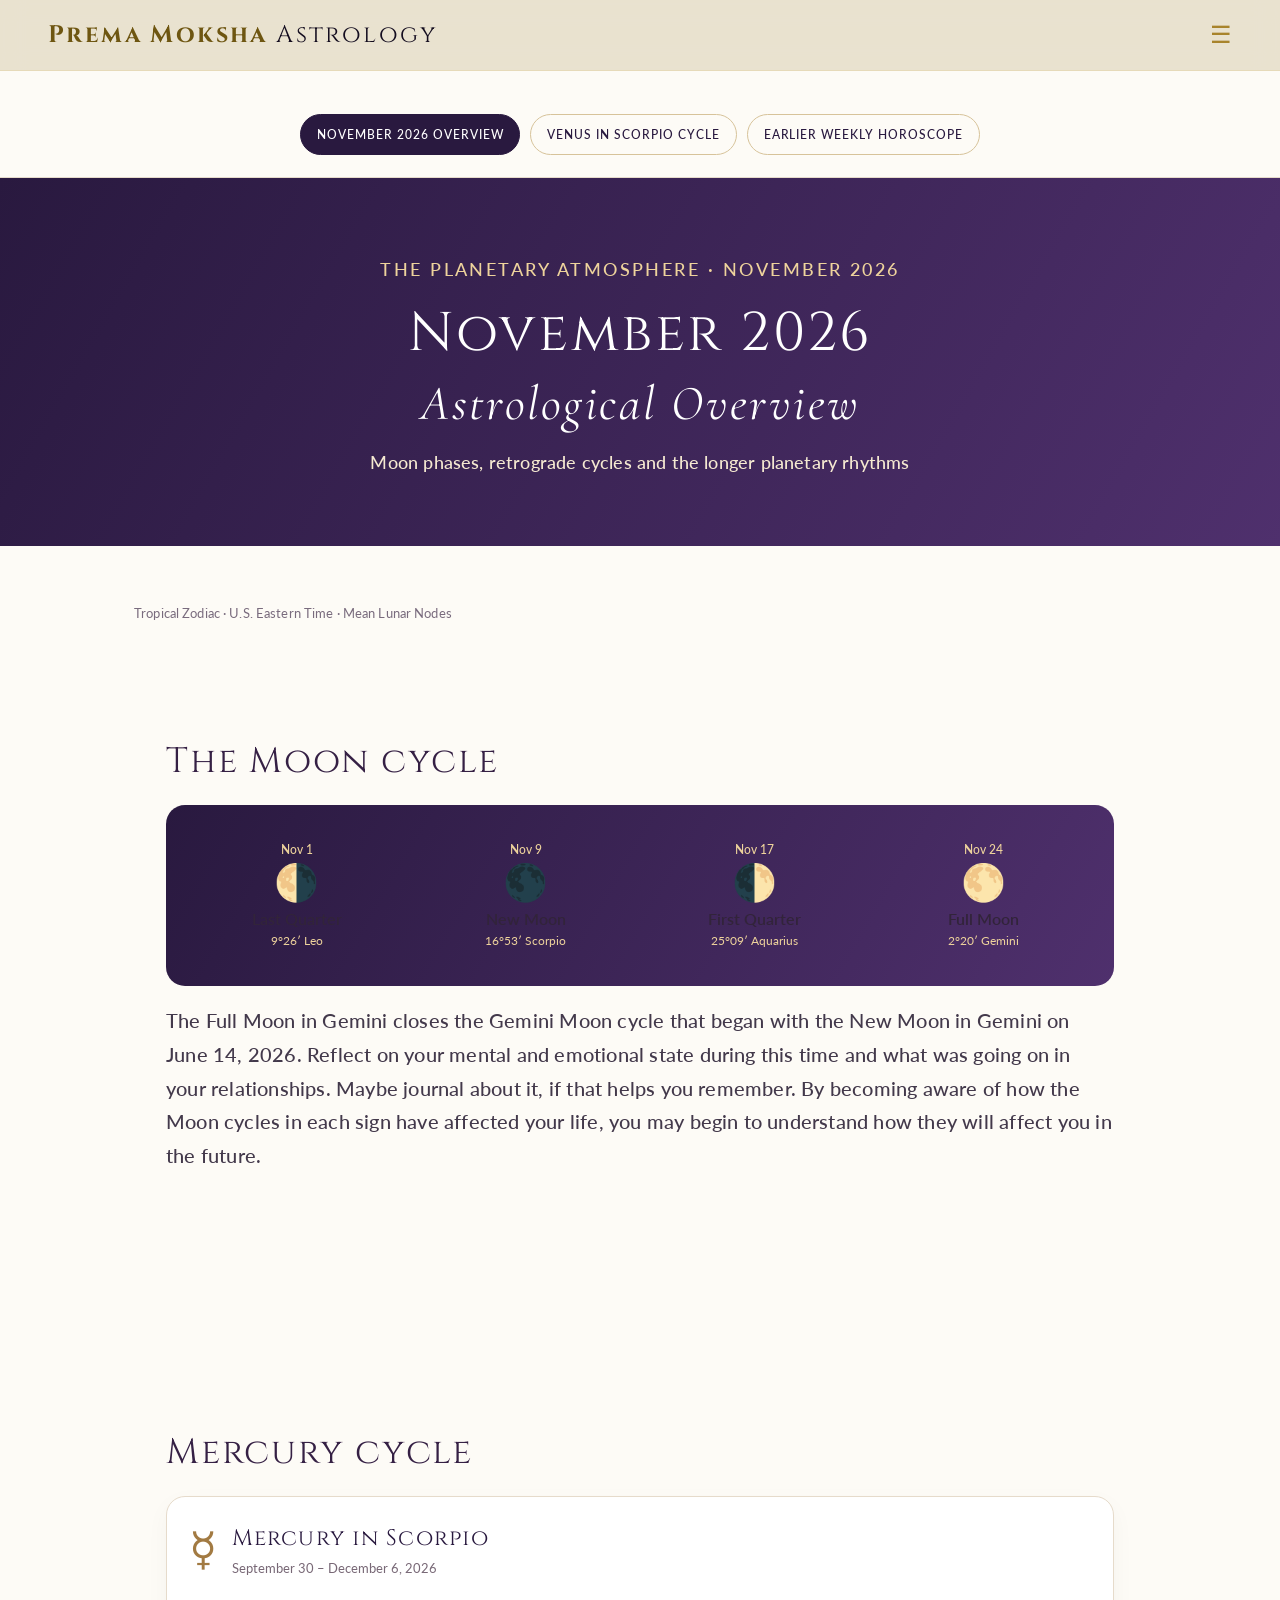
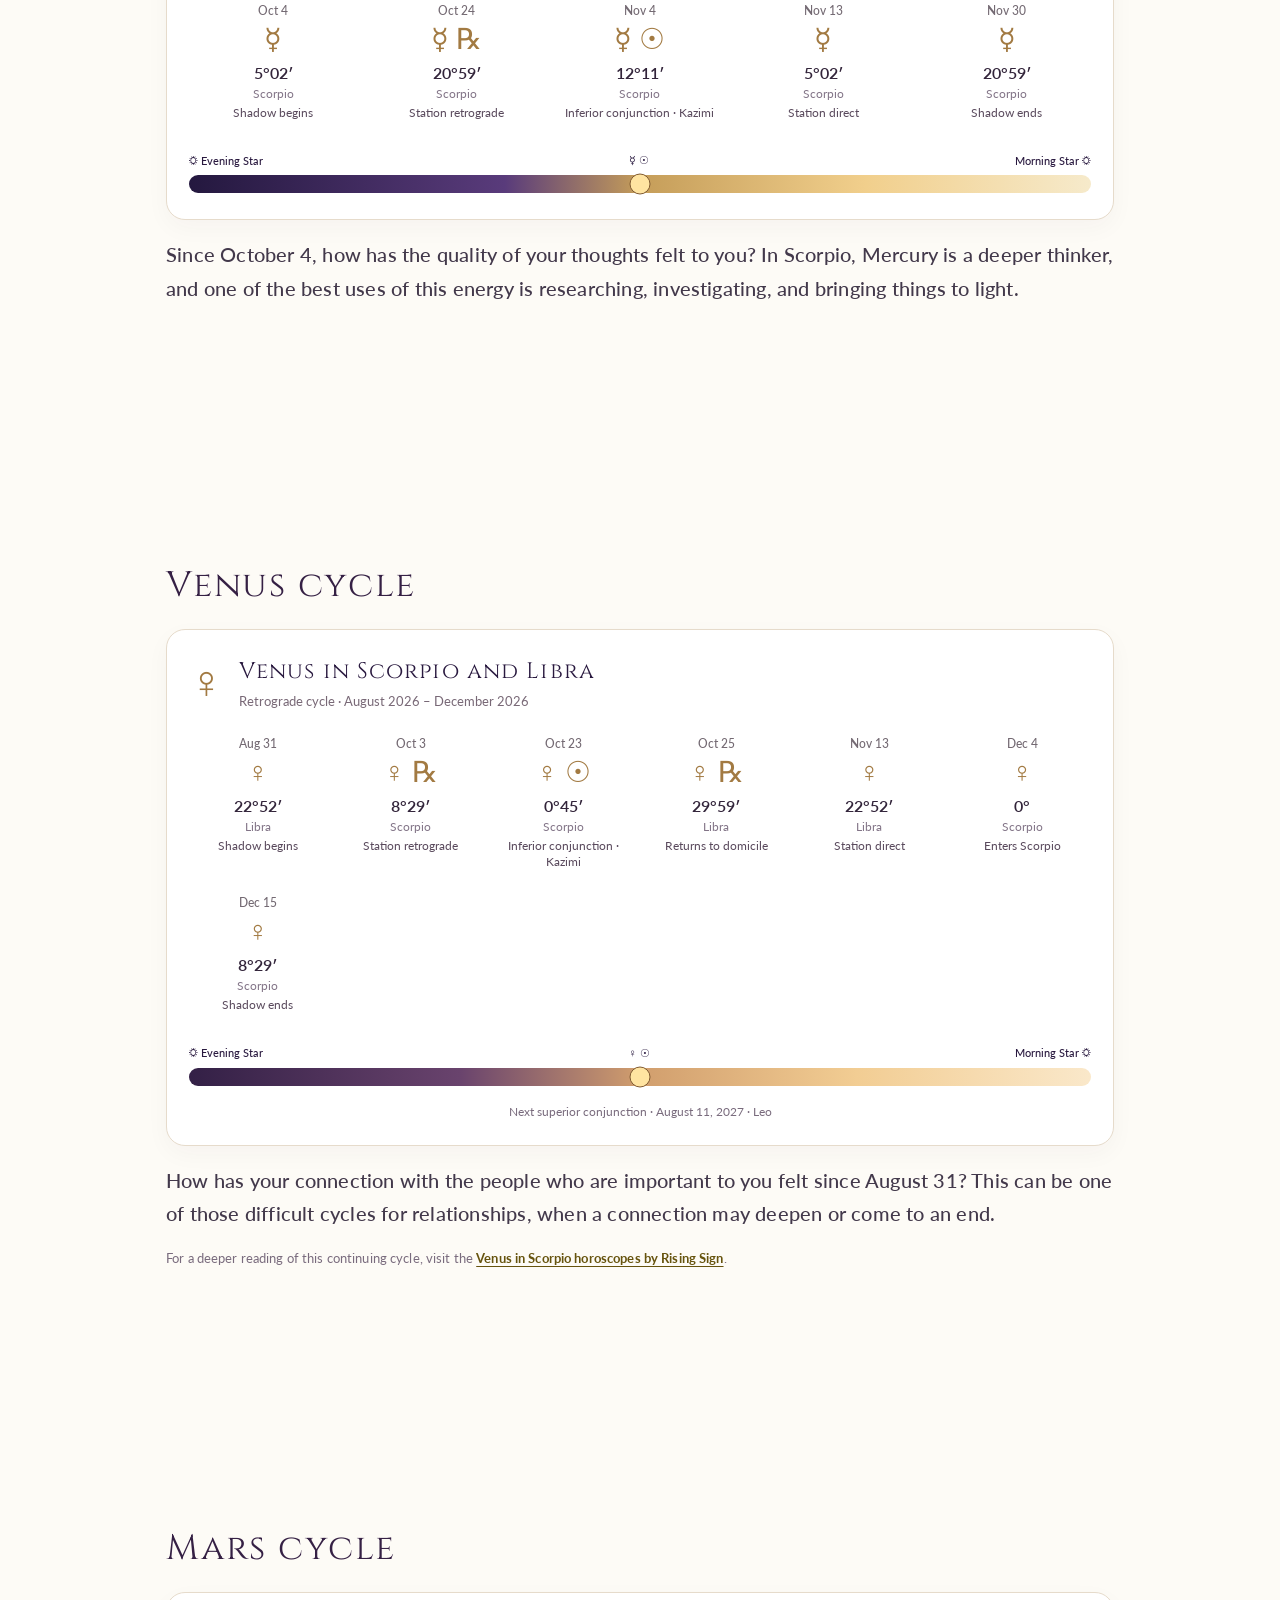
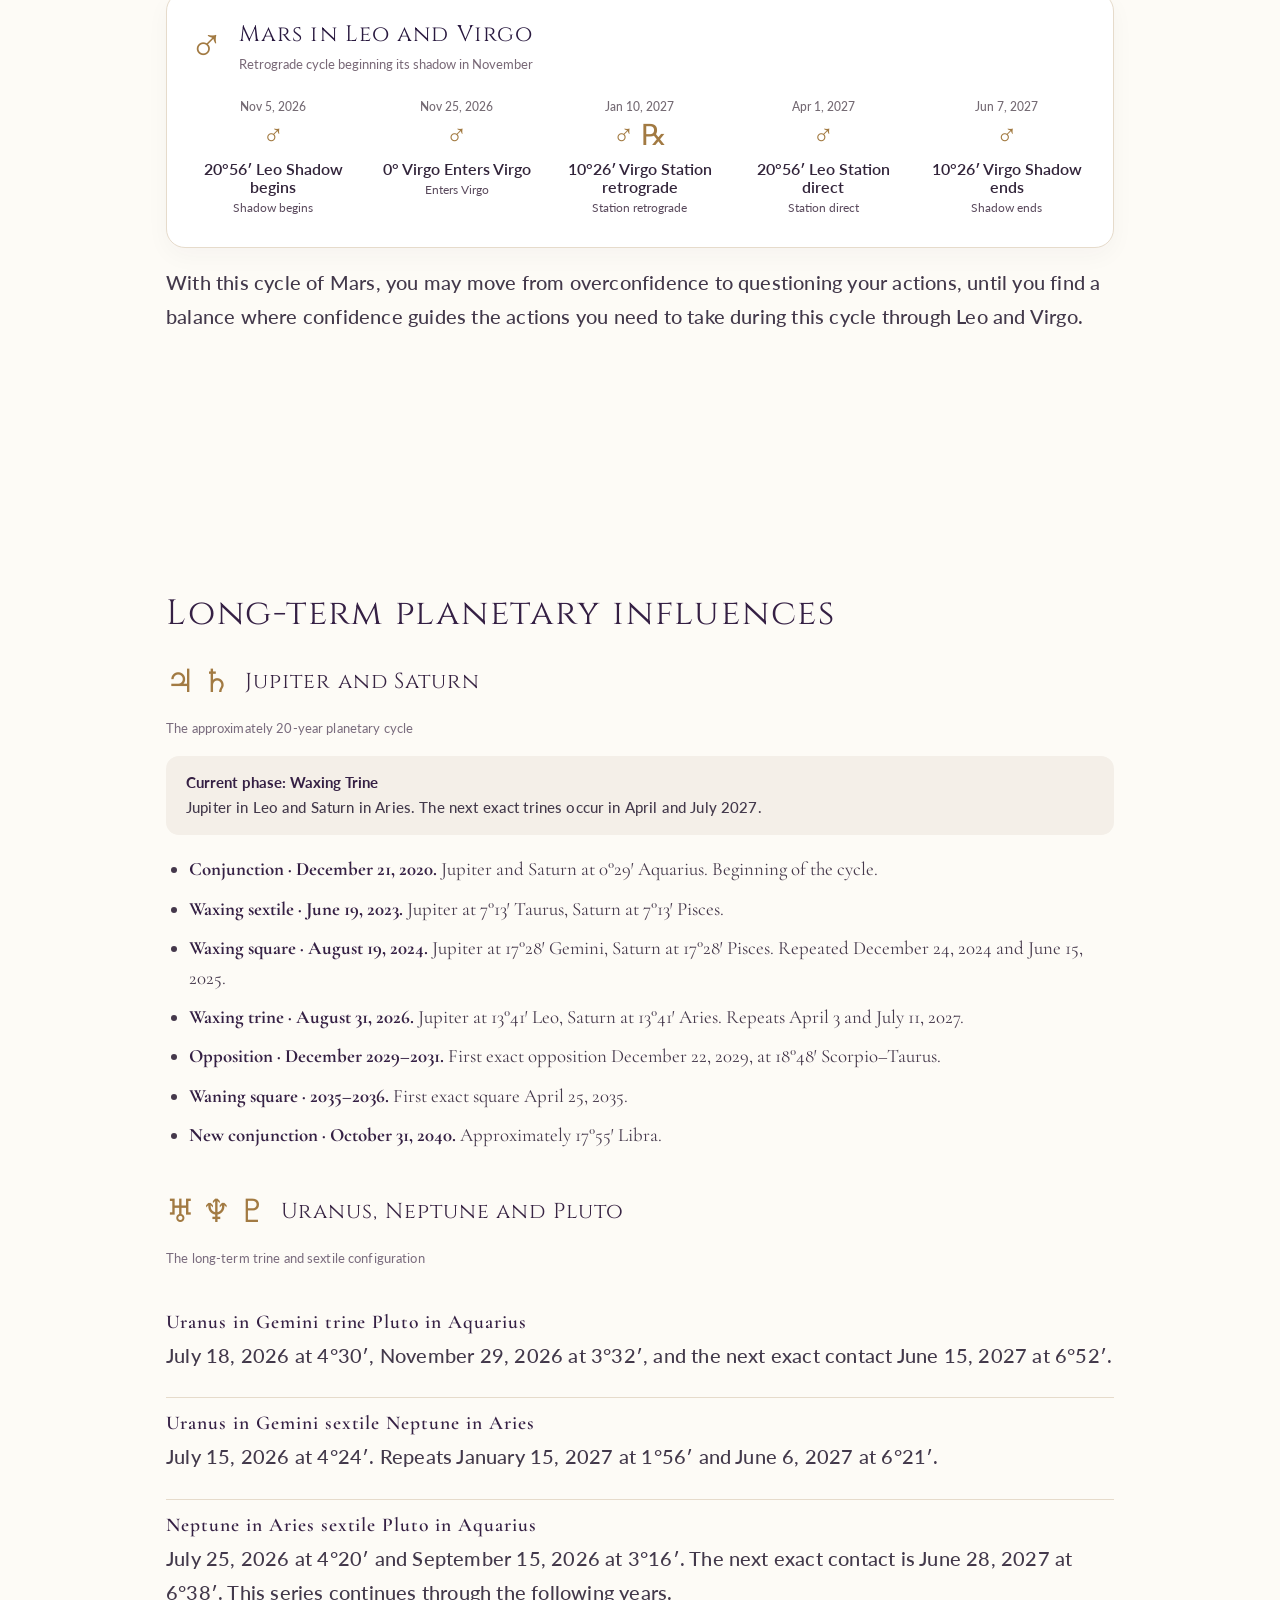
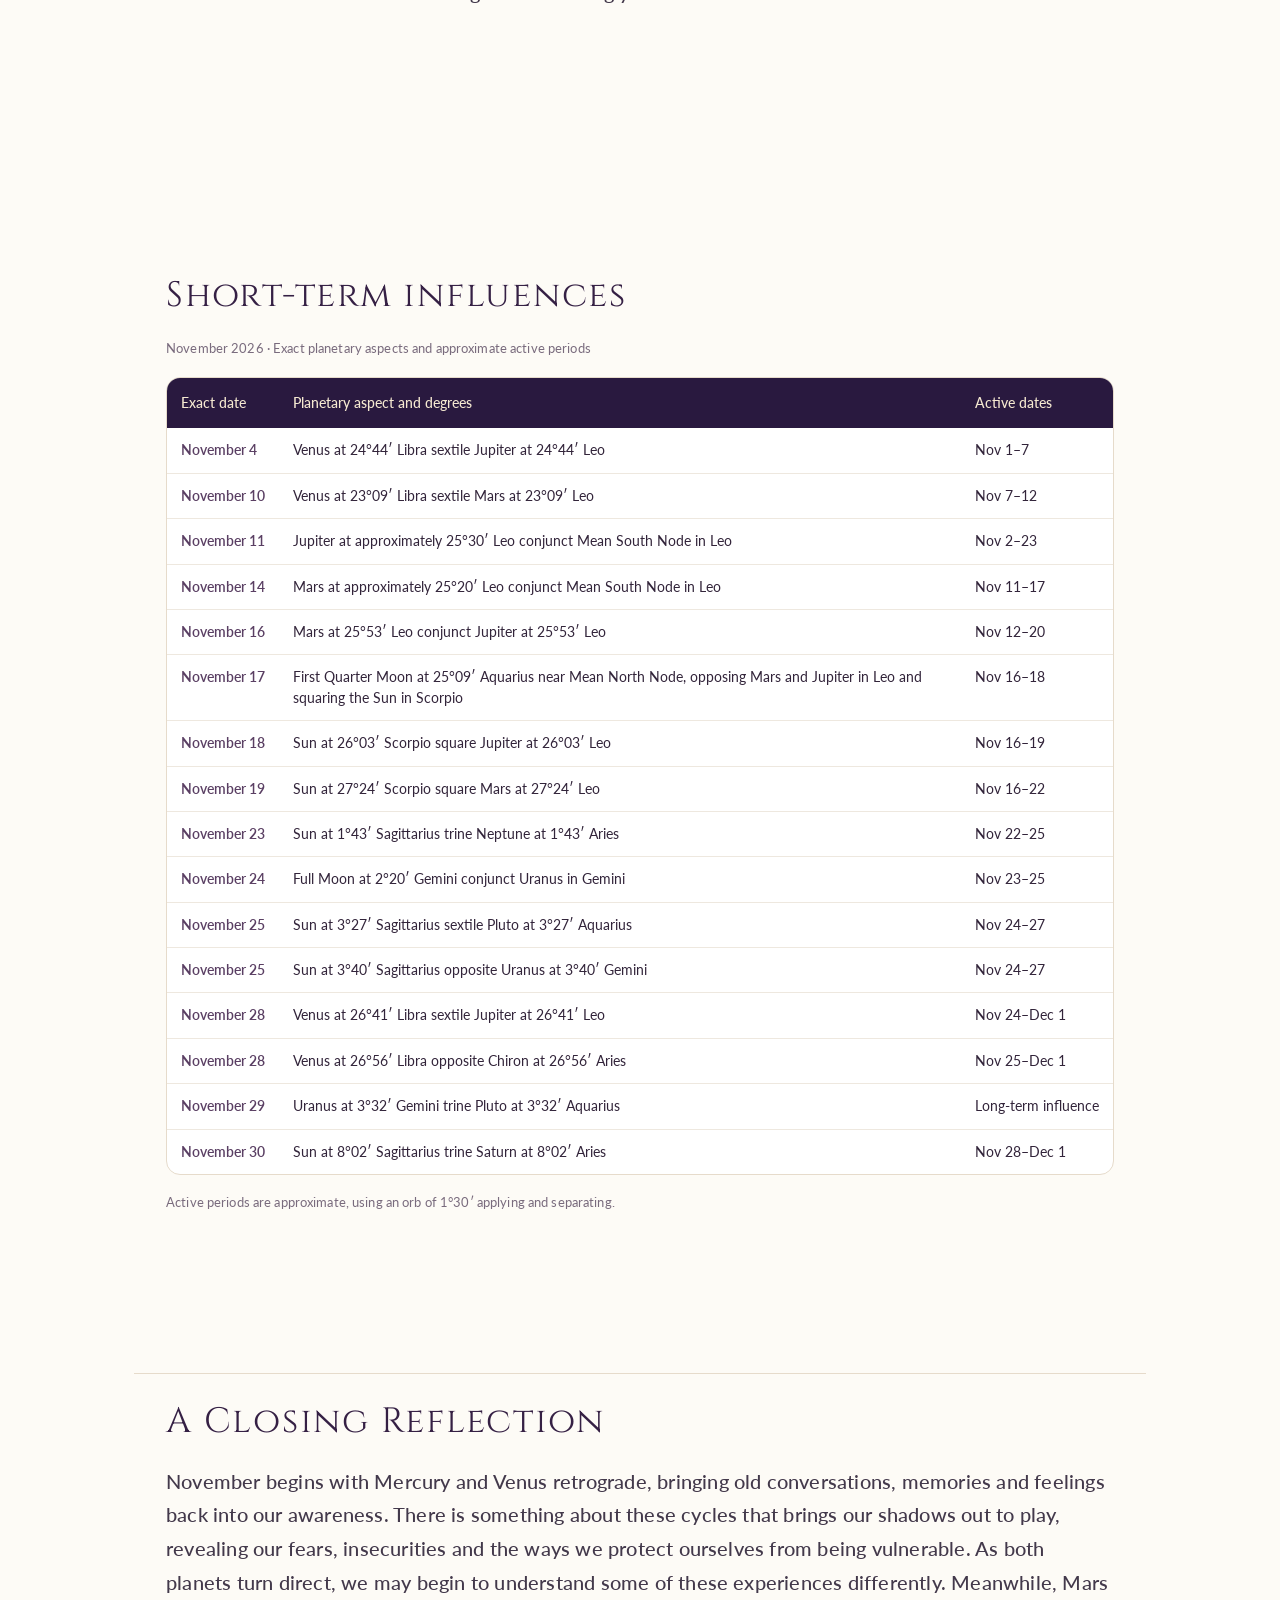
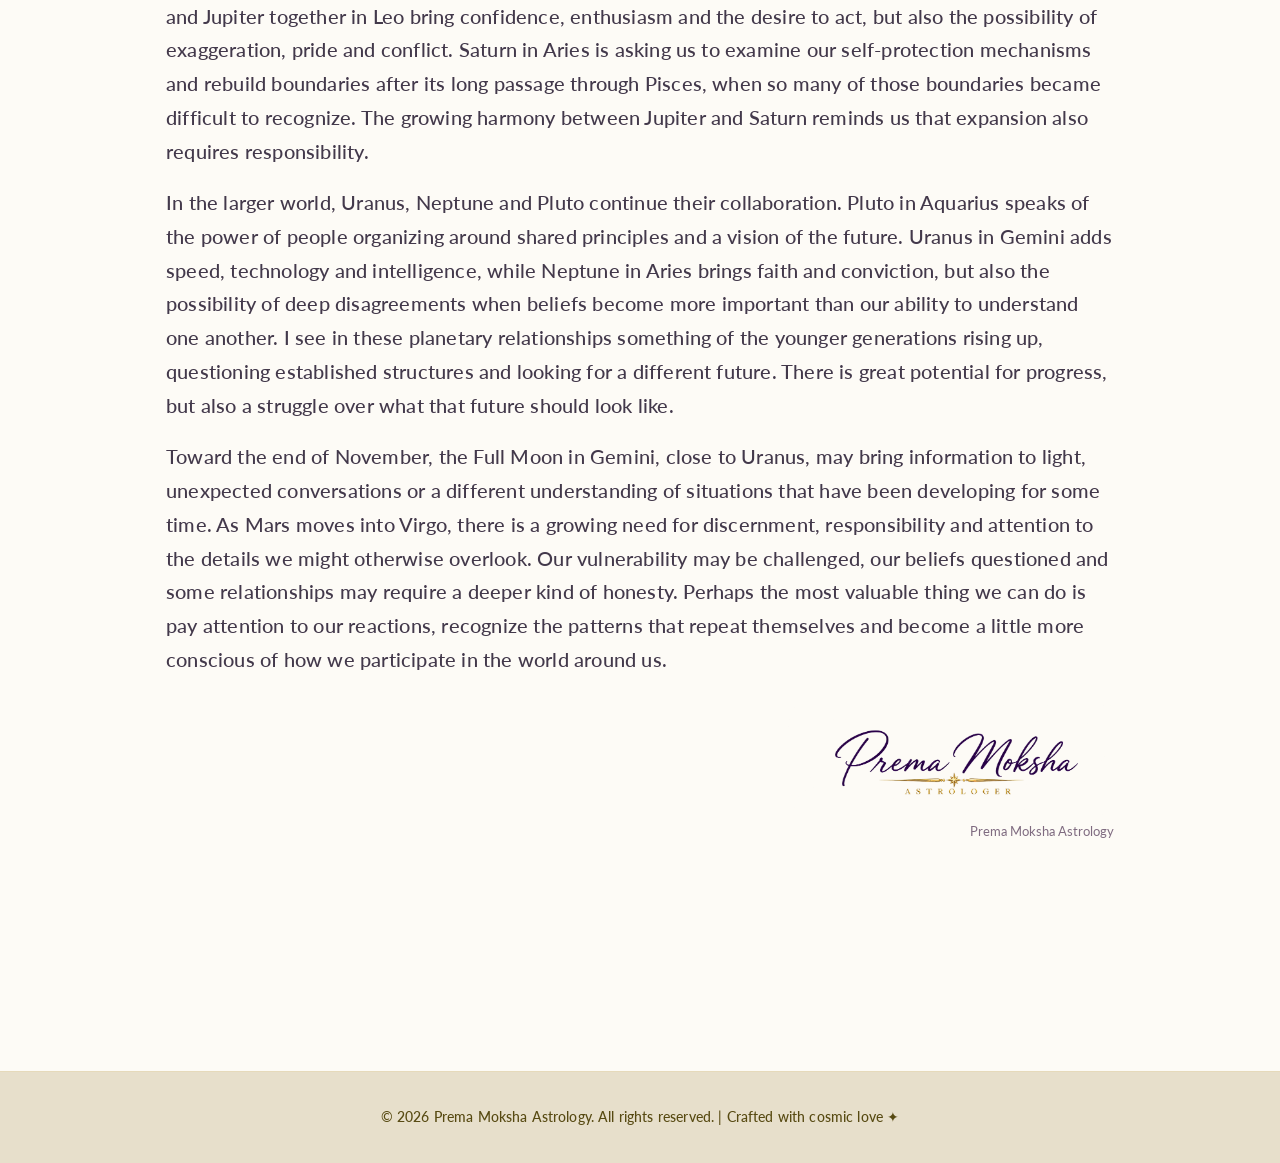
<file: november-2026-astrological-overview.html>
<!DOCTYPE html>
<html lang="en">
<head>
<meta charset="UTF-8">
<meta name="viewport" content="width=device-width,initial-scale=1.0">
<title>November 2026 Astrology Overview | Moon, Mercury, Venus &amp; Mars Cycles | Prema Moksha Astrology</title>
<meta name="description" content="November 2026 astrology overview: Moon phases, Mercury and Venus retrograde stations, Mars shadow, Jupiter–Saturn cycle, major transits, dates and degrees.">
<meta name="robots" content="index, follow, max-snippet:-1, max-image-preview:large">
<link rel="canonical" href="https://premamokshaastrology.com/november-2026-astrological-overview">
<meta property="og:type" content="article">
<meta property="og:title" content="November 2026 Astrological Overview | Prema Moksha Astrology">
<meta property="og:description" content="Explore November's Moon phases, retrograde cycles, planetary aspects, and the longer cycles shaping the month.">
<meta property="og:url" content="https://premamokshaastrology.com/november-2026-astrological-overview">
<meta property="og:image" content="https://premamokshaastrology.com/images/hero-bg.jpg">
<meta name="twitter:card" content="summary_large_image">
<link rel="preconnect" href="https://fonts.googleapis.com">
<link rel="preconnect" href="https://fonts.gstatic.com" crossorigin>
<link href="https://fonts.googleapis.com/css2?family=Cinzel:wght@400;500;600&family=Cormorant+Garamond:ital,wght@0,400;0,500;0,600;1,400;1,500&family=Lato:wght@300;400;500&display=swap" rel="stylesheet">
<link rel="stylesheet" href="css/style.css">
<script type="application/ld+json">{"@context":"https://schema.org","@type":"Article","headline":"November 2026 Astrological Overview","description":"Moon phases, Mercury and Venus retrogrades, Mars retrograde cycle, Jupiter–Saturn and outer-planet configurations, and important November 2026 aspects.","datePublished":"2026-10-31","dateModified":"2026-10-31","author":{"@type":"Person","name":"Prema","url":"https://premamokshaastrology.com/"},"publisher":{"@type":"Organization","name":"Prema Moksha Astrology","url":"https://premamokshaastrology.com/"},"mainEntityOfPage":{"@type":"WebPage","@id":"https://premamokshaastrology.com/november-2026-astrological-overview"},"inLanguage":"en-US","image":"https://premamokshaastrology.com/images/hero-bg.jpg"}</script>
<script type="application/ld+json">{"@context":"https://schema.org","@type":"BreadcrumbList","itemListElement":[{"@type":"ListItem","position":1,"name":"Home","item":"https://premamokshaastrology.com/"},{"@type":"ListItem","position":2,"name":"Horoscopes","item":"https://premamokshaastrology.com/horoscopes"},{"@type":"ListItem","position":3,"name":"November 2026 Astrological Overview","item":"https://premamokshaastrology.com/november-2026-astrological-overview"}]}</script>
<style>
:root {--nov-purple:#29193F;--nov-gold:#A27A42;--nov-cream:#fdfbf6;--nov-ink:#32243a;--nov-line:#e6dbcb;}
.nov-site{padding-top:92px; background:var(--nov-cream); color:var(--nov-ink); font-family:'Cormorant Garamond',Georgia,serif;}
.nov-hero{padding:66px 24px 57px;background:linear-gradient(120deg,#29193F,#4F306D);text-align:center;color:#fff;}
.nov-hero h1{font-family:'Cinzel',serif;font-weight:400;font-size:clamp(2rem,4.3vw,3.4rem);line-height:1.2;margin:14px auto;max-width:950px;}
.nov-hero p{font-size:1.1rem;color:#F5E9D1;margin:10px auto;}
.nov-kicker{font-family:'Lato',sans-serif;letter-spacing:.14em;text-transform:uppercase;font-size:.72rem;color:#EED39C!important;}
.nov-tabs{display:flex;justify-content:center;flex-wrap:wrap;gap:10px;padding:22px 16px;border-bottom:1px solid var(--nov-line);background:#fdfbf6;}
.nov-tabs a{font:500 .75rem 'Lato',sans-serif;text-decoration:none;text-transform:uppercase;letter-spacing:.08em;color:var(--nov-purple);padding:12px 16px;border-radius:999px;border:1px solid #D7C39A;}
.nov-tabs a[aria-current]{background:var(--nov-purple);color:#fff;border-color:var(--nov-purple);}
.nov-article{max-width:1060px;margin:0 auto;padding:40px 24px 90px;}
.nov-article section{margin:0 0 46px;scroll-margin-top:112px;}
.nov-article h2{font:400 clamp(1.65rem,3vw,2.2rem) 'Cinzel',serif;margin:0 0 20px;color:#352044;}
.nov-article p{font-size:1.24rem;line-height:1.7;color:#43394b;margin:18px 0;}
.nov-moon{background:linear-gradient(120deg,#29193F,#4F306D);color:white;border-radius:19px;padding:32px 20px;display:grid;grid-template-columns:repeat(4,minmax(0,1fr));gap:8px;}
.nov-moon .nov-phase{background:none;box-shadow:none;border:none;}
.nov-moon time,.nov-moon .nov-degree{color:#EED39C!important;}
.nov-moon .nov-phase .nov-planet{font-size:2.25rem;color:#fff;}
.nov-moon strong{color:#F5E9D1;}
.nov-card{background:#fff;border:1px solid var(--nov-line);padding:26px 22px;border-radius:19px;box-shadow:0 8px 25px rgba(43,20,56,.035);}
.nov-card-title{display:flex;align-items:center;gap:15px;margin-bottom:20px;}
.nov-card-title .nov-big-planet{color:var(--nov-gold);font-size:2.9rem;line-height:1;}
.nov-card-title h3{font:400 1.4rem 'Cinzel',serif;color:var(--nov-purple);margin:0 0 5px;}
.nov-card-title small{font:400 .8rem 'Lato',sans-serif;color:#786876;}
.nov-phase-grid{display:grid;grid-template-columns:repeat(auto-fit,minmax(118px,1fr));gap:15px;justify-items:stretch;}
.nov-phase{display:flex;align-items:center;text-align:center;flex-direction:column;gap:4px;padding:5px 3px;}
.nov-phase time{font:500 .78rem 'Lato',sans-serif;color:#746a73;white-space:nowrap;}
.nov-phase .nov-planet{font-size:1.8rem;color:#A27A42;line-height:1.25;min-height:38px;}
.nov-phase strong{font:600 .98rem 'Lato',sans-serif;color:var(--nov-ink);}
.nov-phase .nov-sign{font:.78rem 'Lato',sans-serif;color:#827487;}
.nov-phase .nov-label{font:.74rem 'Lato',sans-serif;line-height:1.38;color:#59495c;}
.nov-moon .nov-label{color:#EED39C;font-size:.78rem;}
.nov-dawn-labels{display:flex;align-items:center;justify-content:space-between;gap:8px;font:500 .7rem 'Lato',sans-serif;margin:27px 0 8px;color:var(--nov-purple);text-align:center;}
.nov-dawn{height:18px;position:relative;border-radius:40px;}
.nov-dawn i{position:absolute;left:50%;top:50%;width:21px;height:21px;transform:translate(-50%,-50%);background:#ffe4a1;border:1.5px solid #805b32;border-radius:100%;}
.nov-mercury-dawn{background:linear-gradient(90deg,#24183F 0%,#593B7B 35%,#C59D59 50%,#F1CF8C 75%,#F6EACB 100%);}
.nov-venus-dawn{background:linear-gradient(90deg,#332046 0%,#69436D 30%,#D19E6D 50%,#F2CD93 74%,#FAE8CA 100%);}
.nov-next{display:block;text-align:center;margin:18px 0 0;color:#796b7d;font:.75rem 'Lato',sans-serif;}
.nov-long-head{display:flex;align-items:center;gap:14px;margin:25px 0 14px;}
.nov-long-head .nov-big-planet{font-size:2rem;color:var(--nov-gold);}
.nov-long-head h3{font:400 1.35rem 'Cinzel',serif;margin:0;color:#382443;}
.nov-highlight{background:#f4efe8;padding:16px 20px;border-radius:13px;margin:13px 0 19px;font-family:'Lato',sans-serif;}
.nov-highlight strong{font-size:.94rem;color:#352044;}
.nov-highlight p{font-size:.91rem;margin:5px 0 0;line-height:1.6;}
.nov-bullets{padding-left:23px;margin:0;}
.nov-bullets li{margin:9px 0;font-size:1.18rem;line-height:1.6;color:#45384b;}
.nov-bullets strong{color:#352044;}
.nov-outer{padding:10px 0 0;}
.nov-outer-block{border-bottom:1px solid var(--nov-line);padding:8px 0 15px;}
.nov-outer-block:last-child{border:0;}
.nov-outer h4{font:600 1.22rem 'Cormorant Garamond',serif;color:#352044;margin:5px 0;}
.nov-outer p{margin:5px 0 10px;}
.nov-table-wrap{width:100%;overflow-x:auto;border:1px solid var(--nov-line);border-radius:14px;background:#fff;}
.nov-table{border-collapse:collapse;width:100%;font-family:'Lato',sans-serif;font-size:.85rem;line-height:1.5;}
.nov-table thead{background:var(--nov-purple);color:#F5E9D1;}
.nov-table th{text-align:left;padding:15px 14px;font-weight:500;}
.nov-table td{padding:12px 14px;border-bottom:1px solid #eee8df;vertical-align:top;}
.nov-table tbody tr:last-child td{border:0;}
.nov-table td:first-child{white-space:nowrap;font-weight:600;color:#5a3f63;}
.nov-table td:last-child{white-space:nowrap;}
.nov-small{color:#796b7d!important;font:.79rem/1.55 'Lato',sans-serif!important;}
.nov-closing{padding-top:24px;border-top:1px solid var(--nov-line);}
.nov-signature{text-align:right;margin-top:28px;}
.nov-signature img{max-width:min(330px,70%);height:auto;}
.nov-signature span{display:block;font:400 .8rem 'Lato',sans-serif;color:#7f6b80;}
@media(max-width:680px){.nov-site{padding-top:72px}.nov-article{padding:29px 16px 60px}.nov-moon{padding:18px 9px;gap:3px}.nov-moon .nov-phase .nov-planet{font-size:1.7rem}.nov-moon strong{font-size:.73rem!important}.nov-moon .nov-label{font-size:.66rem}.nov-card{padding:19px 14px}.nov-phase-grid{grid-template-columns:repeat(auto-fit,minmax(104px,1fr));gap:13px 7px}.nov-dawn-labels{font-size:.62rem}.nov-article p{font-size:1.17rem}.nov-table{min-width:650px;font-size:.8rem}.nov-bullets li{font-size:1.09rem}}
</style>
</head>
<body>
<nav id="navbar">
<a href="/" class="logo">Prema Moksha <span>Astrology</span></a>
<ul class="nav-links" id="navLinks"><li><a href="/#home">Home</a></li><li><a href="/#about">About</a></li><li><a href="/#shop">Services</a></li><li><a href="/#gift-vouchers">Gift Vouchers</a></li><li><a href="/#reports">Sample Reports</a></li><li><a href="/#subscription">Subscriptions</a></li><li><a href="/#classes">Classes</a></li><li><a href="/horoscopes">Horoscopes</a></li><li><a href="/blog">Blog</a></li><li><a href="/#contact">Contact</a></li></ul><button class="mobile-menu-btn" id="mobileMenuBtn" aria-label="Toggle menu">☰</button>
</nav>
<main class="nov-site">
<div class="nov-tabs" role="navigation" aria-label="Horoscope collections">
<a href="/november-2026-astrological-overview" aria-current="page">November 2026 Overview</a>
<a href="/horoscopes">Venus in Scorpio Cycle</a>
<a href="/weekly-horoscope">Earlier Weekly Horoscope</a></div>
<header class="nov-hero">
<p class="nov-kicker">The planetary atmosphere · November 2026</p>
<h1>November 2026 <em style="display:block;font:italic 400 .9em 'Cormorant Garamond',serif;margin-top:8px">Astrological Overview</em></h1>
<p>Moon phases, retrograde cycles and the longer planetary rhythms</p>
</header>
<article class="nov-article">
<p class="nov-small">Tropical Zodiac · U.S. Eastern Time · Mean Lunar Nodes</p>
<section id="moon-cycle">
<h2>The Moon cycle</h2>
<div class="nov-moon"><div class="nov-phase"><time>Nov 1</time><span class="nov-planet">🌗</span><strong>Last Quarter</strong><span class="nov-label">9°26′ Leo</span></div><div class="nov-phase"><time>Nov 9</time><span class="nov-planet">🌑</span><strong>New Moon</strong><span class="nov-label">16°53′ Scorpio</span></div><div class="nov-phase"><time>Nov 17</time><span class="nov-planet">🌓</span><strong>First Quarter</strong><span class="nov-label">25°09′ Aquarius</span></div><div class="nov-phase"><time>Nov 24</time><span class="nov-planet">🌕</span><strong>Full Moon</strong><span class="nov-label">2°20′ Gemini</span></div></div>
<p>The Full Moon in Gemini closes the Gemini Moon cycle that began with the New Moon in Gemini on June 14, 2026. Reflect on your mental and emotional state during this time and what was going on in your relationships. Maybe journal about it, if that helps you remember. By becoming aware of how the Moon cycles in each sign have affected your life, you may begin to understand how they will affect you in the future.</p>
</section>
<section id="mercury-cycle"><h2>Mercury cycle</h2>
<div class="nov-card">
<div class="nov-card-title"><span class="nov-big-planet">☿</span><div><h3>Mercury in Scorpio</h3><small>September 30 – December 6, 2026</small></div></div>
<div class="nov-phase-grid"><div class="nov-phase"><time>Oct 4</time><span class="nov-planet">☿</span><strong>5°02′</strong><span class="nov-sign">Scorpio</span><span class="nov-label">Shadow begins</span></div><div class="nov-phase"><time>Oct 24</time><span class="nov-planet">☿ ℞</span><strong>20°59′</strong><span class="nov-sign">Scorpio</span><span class="nov-label">Station retrograde</span></div><div class="nov-phase"><time>Nov 4</time><span class="nov-planet">☿ ☉</span><strong>12°11′</strong><span class="nov-sign">Scorpio</span><span class="nov-label">Inferior conjunction · Kazimi</span></div><div class="nov-phase"><time>Nov 13</time><span class="nov-planet">☿</span><strong>5°02′</strong><span class="nov-sign">Scorpio</span><span class="nov-label">Station direct</span></div><div class="nov-phase"><time>Nov 30</time><span class="nov-planet">☿</span><strong>20°59′</strong><span class="nov-sign">Scorpio</span><span class="nov-label">Shadow ends</span></div></div>
<div class="nov-dawn-labels"><span>☼ Evening Star</span><span>☿ ☉</span><span>Morning Star ☼</span></div><div class="nov-dawn nov-mercury-dawn"><i></i></div>
</div>
<p>Since October 4, how has the quality of your thoughts felt to you? In Scorpio, Mercury is a deeper thinker, and one of the best uses of this energy is researching, investigating, and bringing things to light.</p>
</section>
<section id="venus-cycle"><h2>Venus cycle</h2>
<div class="nov-card">
<div class="nov-card-title"><span class="nov-big-planet">♀</span><div><h3>Venus in Scorpio and Libra</h3><small>Retrograde cycle · August 2026 – December 2026</small></div></div>
<div class="nov-phase-grid"><div class="nov-phase"><time>Aug 31</time><span class="nov-planet">♀</span><strong>22°52′</strong><span class="nov-sign">Libra</span><span class="nov-label">Shadow begins</span></div><div class="nov-phase"><time>Oct 3</time><span class="nov-planet">♀ ℞</span><strong>8°29′</strong><span class="nov-sign">Scorpio</span><span class="nov-label">Station retrograde</span></div><div class="nov-phase"><time>Oct 23</time><span class="nov-planet">♀ ☉</span><strong>0°45′</strong><span class="nov-sign">Scorpio</span><span class="nov-label">Inferior conjunction · Kazimi</span></div><div class="nov-phase"><time>Oct 25</time><span class="nov-planet">♀ ℞</span><strong>29°59′</strong><span class="nov-sign">Libra</span><span class="nov-label">Returns to domicile</span></div><div class="nov-phase"><time>Nov 13</time><span class="nov-planet">♀</span><strong>22°52′</strong><span class="nov-sign">Libra</span><span class="nov-label">Station direct</span></div><div class="nov-phase"><time>Dec 4</time><span class="nov-planet">♀</span><strong>0°</strong><span class="nov-sign">Scorpio</span><span class="nov-label">Enters Scorpio</span></div><div class="nov-phase"><time>Dec 15</time><span class="nov-planet">♀</span><strong>8°29′</strong><span class="nov-sign">Scorpio</span><span class="nov-label">Shadow ends</span></div></div>
<div class="nov-dawn-labels"><span>☼ Evening Star</span><span>♀ ☉</span><span>Morning Star ☼</span></div><div class="nov-dawn nov-venus-dawn"><i></i></div>
<span class="nov-next">Next superior conjunction · August 11, 2027 · Leo</span>
</div>
<p>How has your connection with the people who are important to you felt since August 31? This can be one of those difficult cycles for relationships, when a connection may deepen or come to an end.</p>
<p class="nov-small">For a deeper reading of this continuing cycle, visit the <a href="/horoscopes">Venus in Scorpio horoscopes by Rising Sign</a>.</p>
</section>
<section id="mars-cycle"><h2>Mars cycle</h2>
<div class="nov-card">
<div class="nov-card-title"><span class="nov-big-planet">♂</span><div><h3>Mars in Leo and Virgo</h3><small>Retrograde cycle beginning its shadow in November</small></div></div>
<div class="nov-phase-grid"><div class="nov-phase"><time>Nov 5, 2026</time><span class="nov-planet">♂</span><strong>20°56′ Leo Shadow begins</strong><span class="nov-label">Shadow begins</span></div><div class="nov-phase"><time>Nov 25, 2026</time><span class="nov-planet">♂</span><strong>0° Virgo Enters Virgo</strong><span class="nov-label">Enters Virgo</span></div><div class="nov-phase"><time>Jan 10, 2027</time><span class="nov-planet">♂ ℞</span><strong>10°26′ Virgo Station retrograde</strong><span class="nov-label">Station retrograde</span></div><div class="nov-phase"><time>Apr 1, 2027</time><span class="nov-planet">♂</span><strong>20°56′ Leo Station direct</strong><span class="nov-label">Station direct</span></div><div class="nov-phase"><time>Jun 7, 2027</time><span class="nov-planet">♂</span><strong>10°26′ Virgo Shadow ends</strong><span class="nov-label">Shadow ends</span></div></div>
</div>
<p>With this cycle of Mars, you may move from overconfidence to questioning your actions, until you find a balance where confidence guides the actions you need to take during this cycle through Leo and Virgo.</p>
</section>
<section id="long-term-influences"><h2>Long-term planetary influences</h2>
<div class="nov-long-head"><span class="nov-big-planet">♃ ♄</span><h3>Jupiter and Saturn</h3></div>
<p class="nov-small">The approximately 20-year planetary cycle</p>
<div class="nov-highlight"><strong>Current phase: Waxing Trine</strong><p>Jupiter in Leo and Saturn in Aries. The next exact trines occur in April and July 2027.</p></div>
<ul class="nov-bullets">
<li><strong>Conjunction · December 21, 2020.</strong> Jupiter and Saturn at 0°29′ Aquarius. Beginning of the cycle.</li>
<li><strong>Waxing sextile · June 19, 2023.</strong> Jupiter at 7°13′ Taurus, Saturn at 7°13′ Pisces.</li>
<li><strong>Waxing square · August 19, 2024.</strong> Jupiter at 17°28′ Gemini, Saturn at 17°28′ Pisces. Repeated December 24, 2024 and June 15, 2025.</li>
<li><strong>Waxing trine · August 31, 2026.</strong> Jupiter at 13°41′ Leo, Saturn at 13°41′ Aries. Repeats April 3 and July 11, 2027.</li>
<li><strong>Opposition · December 2029–2031.</strong> First exact opposition December 22, 2029, at 18°48′ Scorpio–Taurus.</li>
<li><strong>Waning square · 2035–2036.</strong> First exact square April 25, 2035.</li>
<li><strong>New conjunction · October 31, 2040.</strong> Approximately 17°55′ Libra.</li>
</ul>
<div class="nov-long-head" style="margin-top:42px"><span class="nov-big-planet">♅ ♆ ♇</span><h3>Uranus, Neptune and Pluto</h3></div>
<p class="nov-small">The long-term trine and sextile configuration</p>
<div class="nov-outer">
<div class="nov-outer-block"><h4>Uranus in Gemini trine Pluto in Aquarius</h4><p>July 18, 2026 at 4°30′, November 29, 2026 at 3°32′, and the next exact contact June 15, 2027 at 6°52′.</p></div>
<div class="nov-outer-block"><h4>Uranus in Gemini sextile Neptune in Aries</h4><p>July 15, 2026 at 4°24′. Repeats January 15, 2027 at 1°56′ and June 6, 2027 at 6°21′.</p></div>
<div class="nov-outer-block"><h4>Neptune in Aries sextile Pluto in Aquarius</h4><p>July 25, 2026 at 4°20′ and September 15, 2026 at 3°16′. The next exact contact is June 28, 2027 at 6°38′. This series continues through the following years.</p></div>
</div>
</section>
<section id="short-term-influences"><h2>Short-term influences</h2>
<p class="nov-small">November 2026 · Exact planetary aspects and approximate active periods</p>
<div class="nov-table-wrap"><table class="nov-table">
<thead><tr><th scope="col">Exact date</th><th scope="col">Planetary aspect and degrees</th><th scope="col">Active dates</th></tr></thead>
<tbody><tr><td>November 4</td><td>Venus at 24°44′ Libra sextile Jupiter at 24°44′ Leo</td><td>Nov 1–7</td></tr><tr><td>November 10</td><td>Venus at 23°09′ Libra sextile Mars at 23°09′ Leo</td><td>Nov 7–12</td></tr><tr><td>November 11</td><td>Jupiter at approximately 25°30′ Leo conjunct Mean South Node in Leo</td><td>Nov 2–23</td></tr><tr><td>November 14</td><td>Mars at approximately 25°20′ Leo conjunct Mean South Node in Leo</td><td>Nov 11–17</td></tr><tr><td>November 16</td><td>Mars at 25°53′ Leo conjunct Jupiter at 25°53′ Leo</td><td>Nov 12–20</td></tr><tr><td>November 17</td><td>First Quarter Moon at 25°09′ Aquarius near Mean North Node, opposing Mars and Jupiter in Leo and squaring the Sun in Scorpio</td><td>Nov 16–18</td></tr><tr><td>November 18</td><td>Sun at 26°03′ Scorpio square Jupiter at 26°03′ Leo</td><td>Nov 16–19</td></tr><tr><td>November 19</td><td>Sun at 27°24′ Scorpio square Mars at 27°24′ Leo</td><td>Nov 16–22</td></tr><tr><td>November 23</td><td>Sun at 1°43′ Sagittarius trine Neptune at 1°43′ Aries</td><td>Nov 22–25</td></tr><tr><td>November 24</td><td>Full Moon at 2°20′ Gemini conjunct Uranus in Gemini</td><td>Nov 23–25</td></tr><tr><td>November 25</td><td>Sun at 3°27′ Sagittarius sextile Pluto at 3°27′ Aquarius</td><td>Nov 24–27</td></tr><tr><td>November 25</td><td>Sun at 3°40′ Sagittarius opposite Uranus at 3°40′ Gemini</td><td>Nov 24–27</td></tr><tr><td>November 28</td><td>Venus at 26°41′ Libra sextile Jupiter at 26°41′ Leo</td><td>Nov 24–Dec 1</td></tr><tr><td>November 28</td><td>Venus at 26°56′ Libra opposite Chiron at 26°56′ Aries</td><td>Nov 25–Dec 1</td></tr><tr><td>November 29</td><td>Uranus at 3°32′ Gemini trine Pluto at 3°32′ Aquarius</td><td>Long-term influence</td></tr><tr><td>November 30</td><td>Sun at 8°02′ Sagittarius trine Saturn at 8°02′ Aries</td><td>Nov 28–Dec 1</td></tr></tbody>
</table></div>
<p class="nov-small">Active periods are approximate, using an orb of 1°30′ applying and separating.</p>
</section>
<section id="closing-reflection" class="nov-closing"><h2>A Closing Reflection</h2>
<p>November begins with Mercury and Venus retrograde, bringing old conversations, memories and feelings back into our awareness. There is something about these cycles that brings our shadows out to play, revealing our fears, insecurities and the ways we protect ourselves from being vulnerable. As both planets turn direct, we may begin to understand some of these experiences differently. Meanwhile, Mars and Jupiter together in Leo bring confidence, enthusiasm and the desire to act, but also the possibility of exaggeration, pride and conflict. Saturn in Aries is asking us to examine our self-protection mechanisms and rebuild boundaries after its long passage through Pisces, when so many of those boundaries became difficult to recognize. The growing harmony between Jupiter and Saturn reminds us that expansion also requires responsibility.</p>
<p>In the larger world, Uranus, Neptune and Pluto continue their collaboration. Pluto in Aquarius speaks of the power of people organizing around shared principles and a vision of the future. Uranus in Gemini adds speed, technology and intelligence, while Neptune in Aries brings faith and conviction, but also the possibility of deep disagreements when beliefs become more important than our ability to understand one another. I see in these planetary relationships something of the younger generations rising up, questioning established structures and looking for a different future. There is great potential for progress, but also a struggle over what that future should look like.</p>
<p>Toward the end of November, the Full Moon in Gemini, close to Uranus, may bring information to light, unexpected conversations or a different understanding of situations that have been developing for some time. As Mars moves into Virgo, there is a growing need for discernment, responsibility and attention to the details we might otherwise overlook. Our vulnerability may be challenged, our beliefs questioned and some relationships may require a deeper kind of honesty. Perhaps the most valuable thing we can do is pay attention to our reactions, recognize the patterns that repeat themselves and become a little more conscious of how we participate in the world around us.</p>
<div class="nov-signature"><img src="images/prema-moksha-signature.png?v=20261101-clear" width="360" height="124" alt="Prema Moksha Astrology signature" loading="lazy"><span>Prema Moksha Astrology</span></div></section>
</article>
</main>
<footer><p>© 2026 Prema Moksha Astrology. All rights reserved. | Crafted with cosmic love ✦</p></footer>
<script src="js/language-pages.js"></script>
    <script src="js/main.js"></script>
</body></html>
</file>
<file: css/style.css>
/* ===== CSS VARIABLES ===== */
:root {
    --midnight: #e7dfcb;
    --deep-purple: #ded4bc;
    --purple: #d6c9ae;
    --violet: #c9bc9c;
    --gold: #a8842c;
    --gold-light: #8a6d1a;
    --gold-dim: #574a12;
    --gold-deep: #6e5611;
    --cream: #140d1f;
    --star-white: #1a131f;
    --ink: #221637;
    --nav-bg: rgba(231, 223, 203, 0.90);
    --nav-bg-scrolled: rgba(231, 223, 203, 0.97);
    --nav-bg-mobile: rgba(231, 223, 203, 0.98);
    --hero-overlay: rgba(231, 223, 203, 0.80);
    --btn-bg: rgba(247, 241, 229, 0.55);
    --input-bg: rgba(247, 241, 229, 0.82);
    --link-strong: #66530d;
    --pre-bg: rgba(43, 26, 69, 0.07);
    --shadow: rgba(43, 26, 69, 0.16);
}

/* ===== THEMES ===== */
/* Beige (default) uses :root values above. */
:root[data-theme="light"] {
    --midnight: #ffffff;
    --deep-purple: #f7f6f3;
    --purple: #f0efeb;
    --violet: #e9e7e1;
    --gold: #a8842c;
    --gold-light: #8a6d1a;
    --gold-dim: #6b5a1e;
    --gold-deep: #6e5611;
    --cream: #1a1a1a;
    --star-white: #333333;
    --ink: #1f1f1f;
    --nav-bg: rgba(255, 255, 255, 0.90);
    --nav-bg-scrolled: rgba(255, 255, 255, 0.97);
    --nav-bg-mobile: rgba(255, 255, 255, 0.98);
    --hero-overlay: rgba(255, 255, 255, 0.82);
    --btn-bg: rgba(255, 255, 255, 0.55);
    --input-bg: rgba(255, 255, 255, 0.9);
    --link-strong: #66530d;
    --pre-bg: rgba(0, 0, 0, 0.05);
    --shadow: rgba(0, 0, 0, 0.12);
}

:root[data-theme="dark"] {
    --midnight: #14101f;
    --deep-purple: #1b1528;
    --purple: #221a33;
    --violet: #2b2140;
    --gold: #d4af37;
    --gold-light: #e6c860;
    --gold-dim: #b0924a;
    --gold-deep: #e6c860;
    --cream: #f2ead6;
    --star-white: #e6dcc4;
    --ink: #f5efdf;
    --nav-bg: rgba(20, 16, 31, 0.90);
    --nav-bg-scrolled: rgba(20, 16, 31, 0.97);
    --nav-bg-mobile: rgba(20, 16, 31, 0.98);
    --hero-overlay: rgba(20, 16, 31, 0.78);
    --btn-bg: rgba(43, 33, 64, 0.55);
    --input-bg: rgba(43, 33, 64, 0.55);
    --link-strong: #e6c860;
    --pre-bg: rgba(255, 255, 255, 0.06);
    --shadow: rgba(0, 0, 0, 0.4);
}

* { margin: 0; padding: 0; box-sizing: border-box; }
html { scroll-behavior: smooth; }
body {
    transition: background-color 0.4s ease, color 0.4s ease;
    font-family: 'Lato', sans-serif;
    background: var(--midnight);
    color: var(--cream);
    overflow-x: hidden;
}
h1, h2, h3, h4 {
    font-family: 'Cinzel', serif;
    font-weight: 500;
    letter-spacing: 0.05em;
}
p {
    font-family: 'Lato', sans-serif;
    font-weight: 500;
    font-size: 1.13rem;
    line-height: 1.85;
    letter-spacing: 0.01em;
    color: var(--star-white);
}
p a, .post-content a { text-decoration: underline; text-underline-offset: 3px; color: var(--link-strong); font-weight: 700; }
a:focus-visible, button:focus-visible, input:focus-visible, textarea:focus-visible {
    outline: 2px solid var(--gold); outline-offset: 2px;
}
a { color: var(--gold); text-decoration: none; }

/* Current horoscopes: visible links from the homepage to each collection. */
.featured-horoscopes { background: var(--deep-purple); padding: 3.5rem 2rem; }
.featured-horoscopes-inner { max-width: 1120px; margin: 0 auto; }
.featured-horoscopes h2 { text-align: center; color: var(--gold-deep); font-size: 1.55rem; margin-bottom: 2rem; }
.featured-horoscopes-grid { display: grid; grid-template-columns: repeat(2, minmax(0, 1fr)); gap: 1.4rem; }
.featured-horoscopes article { padding: 2rem; background: var(--input-bg); border: 1px solid rgba(168, 132, 44, 0.3); }
.featured-horoscopes .featured-date { color: var(--gold-dim); font-size: 0.8rem; letter-spacing: 0.12em; text-transform: uppercase; margin-bottom: 0.8rem; }
.featured-horoscopes h3 { font-size: 1.1rem; line-height: 1.5; margin-bottom: 0.75rem; }
.featured-horoscopes h3 a { color: var(--cream); }
.featured-horoscopes h3 a:hover, .featured-link:hover { color: var(--gold-light); }
.featured-horoscopes article > p:not(.featured-date) { font-size: 0.98rem; line-height: 1.65; margin-bottom: 1rem; }
.featured-link { color: var(--link-strong); font-weight: 700; text-decoration: underline; text-underline-offset: 4px; }
@media (max-width: 720px) { .featured-horoscopes-grid { grid-template-columns: 1fr; } }

/* ===== NAVIGATION ===== */
nav {
    position: fixed; top: 0; left: 0; width: 100%; z-index: 1000;
    padding: 1.2rem 3rem; display: flex; justify-content: space-between;
    align-items: center; background: var(--nav-bg);
    backdrop-filter: blur(12px);
    border-bottom: 1px solid rgba(212, 175, 55, 0.15);
    transition: all 0.3s ease;
}
nav.scrolled {
    padding: 0.8rem 3rem; background: var(--nav-bg-scrolled);
    box-shadow: 0 4px 30px var(--shadow);
}
.logo {
    font-family: 'Cinzel', serif; font-size: 1.5rem; font-weight: 700; color: var(--gold-deep);
    text-decoration: none; letter-spacing: 0.1em;
}
.logo span { color: var(--cream); font-weight: 300; }
.nav-links { display: flex; gap: 1.7rem; list-style: none; align-items: center; }
.nav-links a {
    font-family: 'Cinzel', serif; font-size: 0.85rem; font-weight: 700; color: var(--cream);
    text-decoration: none; letter-spacing: 0.08em; position: relative; white-space: nowrap;
    transition: color 0.3s ease;
}
.nav-links a::after {
    content: ''; position: absolute; bottom: -6px; left: 0;
    width: 0; height: 1px; background: var(--gold);
    transition: width 0.3s ease;
}
.nav-links a:hover { color: var(--gold); }
.nav-links a:hover::after { width: 100%; }
.admin-link {
    border: 1px solid var(--gold); padding: 0.5rem 1rem;
    font-size: 0.75rem; transition: all 0.3s ease;
}
.admin-link:hover { background: var(--gold); color: var(--ink); }
.admin-link::after { display: none !important; }
.mobile-menu-btn {
    display: none; background: none; border: none;
    color: var(--gold); font-size: 1.5rem; cursor: pointer;
}

/* ===== HERO ===== */
.hero {
    min-height: 100vh; display: flex; align-items: center; justify-content: center;
    position: relative; background: url('../images/hero-bg.jpg') center/cover no-repeat;
    overflow: hidden;
}
.hero::before {
    content: ''; position: absolute; inset: 0;
    background: var(--hero-overlay);
}
.hero-content {
    position: relative; z-index: 2; text-align: center;
    max-width: 800px; padding: 2rem;
}
.hero-subtitle {
    font-family: 'Cinzel', serif; font-size: 1rem; color: var(--gold);
    letter-spacing: 0.3em; text-transform: uppercase;
    margin-bottom: 1.5rem; opacity: 0;
    animation: fadeInUp 1s ease 0.3s forwards;
}
.hero h1 {
    font-size: 3.5rem; color: var(--cream); margin-bottom: 1.5rem;
    line-height: 1.2; opacity: 0; 
    animation: fadeInUp 1s ease 0.6s forwards;
}
.hero h1 span { color: var(--gold-deep); }
.hero-tagline {
    font-family: 'Cinzel', serif; font-size: 1.05rem; font-weight: 500;
    color: var(--gold-deep); letter-spacing: 0.18em; text-transform: uppercase;
    opacity: 0; animation: fadeInUp 1s ease 0.9s forwards;
}
.hero-desc {
    font-size: 1.25rem; font-weight: 400; max-width: 620px; margin: 0 auto 2.5rem;
    
    opacity: 0; animation: fadeInUp 1s ease 0.9s forwards;
}
.hero-buttons {
    display: flex; gap: 1.5rem; justify-content: center; flex-wrap: wrap;
    opacity: 0; animation: fadeInUp 1s ease 1.2s forwards;
}

/* ===== BUTTONS ===== */
.btn {
    display: inline-block; padding: 1rem 2.5rem;
    font-family: 'Cinzel', serif; font-size: 0.9rem; font-weight: 600;
    letter-spacing: 0.15em; text-decoration: none;
    text-transform: uppercase; border: 1px solid var(--gold-light);
    color: var(--gold-light); background: var(--btn-bg); cursor: pointer;
    transition: all 0.4s ease; position: relative; overflow: hidden;
}
.btn::before {
    content: ''; position: absolute; top: 0; left: -100%;
    width: 100%; height: 100%; background: var(--gold);
    transition: left 0.4s ease; z-index: -1;
}
.btn:hover { color: var(--ink); }
.btn:hover::before { left: 0; }
.btn-gold { background: var(--gold); color: var(--ink); border-color: var(--gold); }
.btn-gold::before { background: var(--ink); }
.btn-gold:hover { color: var(--gold); }

/* ===== STARS ===== */
.stars { position: absolute; inset: 0; pointer-events: none; z-index: 1; }
.star {
    position: absolute; width: 2px; height: 2px; background: var(--gold);
    border-radius: 50%; animation: twinkle var(--duration) ease-in-out infinite;
    animation-delay: var(--delay);
}
@keyframes twinkle {
    0%, 100% { opacity: 0.12; transform: scale(1); }
    50% { opacity: 0.6; transform: scale(1.5); }
}
@keyframes fadeInUp {
    from { opacity: 0; transform: translateY(30px); }
    to { opacity: 1; transform: translateY(0); }
}

/* ===== SECTIONS ===== */
section { padding: 6rem 2rem; position: relative; }
.section-header { text-align: center; max-width: 700px; margin: 0 auto 4rem; }
.section-header h2 { font-size: 2.5rem; color: var(--gold); margin-bottom: 1rem; }
.section-header .divider { width: 60px; height: 1px; background: var(--gold); margin: 0 auto 1.5rem; }
.section-header p { font-size: 1.2rem; }

/* ===== ABOUT ===== */
.about { background: linear-gradient(180deg, var(--midnight) 0%, var(--deep-purple) 100%); }
.about-grid { max-width: 1100px; margin: 0 auto; display: grid; grid-template-columns: 1fr 1fr; gap: 4rem; align-items: center; }
.about-image { position: relative; }
.about-image img { width: 100%; border-radius: 4px; box-shadow: 0 20px 60px var(--shadow); }
.about-text h3 { font-size: 2rem; color: var(--cream); margin-bottom: 1.5rem; }
.about-text p { margin-bottom: 1.2rem; max-width: 65ch; }
.about-text .btn { margin-top: 1rem; opacity: 1; animation: none; }

/* ===== FREEBIES ===== */
.freebies { background: var(--deep-purple); position: relative; }
.freebies::before {
    content: ''; position: absolute; inset: 0;
    background: url('../images/freebies.jpg') center/cover no-repeat; opacity: 0.08;
}
.freebies .section-content { position: relative; z-index: 1; }
.cards-grid { max-width: 1200px; margin: 0 auto; display: grid; grid-template-columns: repeat(auto-fit, minmax(300px, 1fr)); gap: 2rem; align-items: stretch; }
.card {
    background: var(--input-bg); border: 1px solid rgba(212, 175, 55, 0.2);
    padding: 2.5rem; text-align: center; transition: all 0.4s ease;
    position: relative; overflow: hidden;
    display: flex; flex-direction: column;
}
.card::before {
    content: ''; position: absolute; top: 0; left: 0;
    width: 100%; height: 3px; background: var(--gold);
    transform: scaleX(0); transform-origin: left; transition: transform 0.4s ease;
}
.card:hover { border-color: var(--gold); transform: translateY(-8px); box-shadow: 0 20px 40px var(--shadow); }
.card:hover::before { transform: scaleX(1); }
.card-icon { font-size: 2.5rem; margin-bottom: 1.5rem; color: var(--gold); }
.card h3 { font-size: 1.3rem; color: var(--cream); margin-bottom: 1rem; }
.card p { font-size: 1rem; margin-bottom: 1.5rem; }
.card .btn { font-size: 0.75rem; padding: 0.7rem 1.5rem; opacity: 1; animation: none; margin-top: auto; align-self: center; }

/* ===== SUBSCRIPTION ===== */
.subscription {
    background: linear-gradient(180deg, var(--deep-purple) 0%, var(--purple) 100%);
    position: relative; overflow: hidden;
}
.subscription::before {
    content: ''; position: absolute; inset: 0;
    background: url('../images/subscription.jpg') center/cover no-repeat; opacity: 0.06;
}
.subscription-content { position: relative; z-index: 1; max-width: 1200px; margin: 0 auto; }
.tiers { display: grid; grid-template-columns: repeat(auto-fit, minmax(280px, 1fr)); gap: 2rem; margin-top: 3rem; }
.tier {
    background: var(--input-bg); border: 1px solid rgba(212, 175, 55, 0.25);
    padding: 3rem 2rem; text-align: center; position: relative; transition: all 0.4s ease;
    display: flex; flex-direction: column;
}
.tier.featured { border-color: var(--gold); transform: scale(1.05); box-shadow: 0 0 40px rgba(212, 175, 55, 0.15); }
.tier.featured::after {
    content: 'MOST POPULAR'; position: absolute; top: -12px; left: 50%;
    transform: translateX(-50%); background: var(--gold); color: var(--ink);
    font-family: 'Cinzel', serif; font-size: 0.65rem; letter-spacing: 0.15em;
    padding: 0.4rem 1.2rem;
}
.tier:hover { border-color: var(--gold); transform: translateY(-5px); }
.tier.featured:hover { transform: scale(1.05) translateY(-5px); }
.tier h3 { font-size: 1.4rem; color: var(--gold); margin-bottom: 0.5rem; }
.tier .price { font-family: 'Cinzel', serif; font-size: 2.5rem; color: var(--cream); margin: 1rem 0; }
.tier .price span { font-size: 1rem; color: var(--gold-dim); }
.tier ul { list-style: none; margin: 2rem 0; text-align: left; }
.tier ul li {
    font-family: 'Lato', sans-serif; font-weight: 500; font-size: 1.05rem;
    padding: 0.6rem 0; border-bottom: 1px solid rgba(212, 175, 55, 0.1);
    color: var(--star-white);
}
.tier ul li::before { content: '✦'; color: var(--gold); margin-right: 0.8rem; }
.tier .btn { opacity: 1; animation: none; width: 100%; margin-top: auto; }

/* ===== CLASSES ===== */
.classes { background: var(--purple); position: relative; }
.classes::before {
    content: ''; position: absolute; inset: 0;
    background: url('../images/classes.jpg') center/cover no-repeat; opacity: 0.06;
}
.classes-content { position: relative; z-index: 1; max-width: 1200px; margin: 0 auto; }
.classes-intro { text-align: center; max-width: 700px; margin: 0 auto 3rem; }
.classes-intro p { font-size: 1.2rem; }
.classes-grid { display: grid; grid-template-columns: repeat(auto-fit, minmax(320px, 1fr)); gap: 2rem; }
.class-card {
    background: var(--input-bg); border: 1px solid rgba(212, 175, 55, 0.2);
    overflow: hidden; transition: all 0.4s ease;
}
.class-card:hover { border-color: var(--gold); transform: translateY(-5px); box-shadow: 0 15px 40px var(--shadow); }
.class-image {
    height: 200px; background: linear-gradient(135deg, var(--deep-purple), var(--violet));
    display: flex; align-items: center; justify-content: center; font-size: 3rem;
    position: relative; overflow: hidden;
}
.class-image .coming-soon {
    position: absolute; top: 1rem; right: 1rem; background: var(--gold);
    color: var(--ink); font-family: 'Cinzel', serif; font-size: 0.6rem;
    letter-spacing: 0.1em; padding: 0.3rem 0.8rem;
}
.class-info { padding: 2rem; }
.class-info h3 { font-size: 1.3rem; color: var(--gold); margin-bottom: 0.5rem; }
.class-info .class-meta {
    font-family: 'Lato', sans-serif; font-size: 0.85rem; color: var(--gold-dim);
    margin-bottom: 1rem; letter-spacing: 0.05em;
}
.class-info p { font-size: 1rem; margin-bottom: 1.5rem; }
.video-placeholder {
    background: var(--btn-bg); border: 2px dashed rgba(212, 175, 55, 0.3);
    border-radius: 8px; padding: 3rem 2rem; text-align: center; margin-top: 1rem;
}
.video-placeholder .play-icon { font-size: 3rem; color: var(--gold); margin-bottom: 1rem; opacity: 0.6; }
.video-placeholder p { font-family: 'Cinzel', serif; font-size: 0.9rem; color: var(--gold-dim); letter-spacing: 0.1em; }

/* ===== BLOG ===== */
.blog { background: linear-gradient(180deg, var(--purple) 0%, var(--deep-purple) 100%); position: relative; }
.blog::before {
    content: ''; position: absolute; inset: 0;
    background: url('../images/blog.jpg') center/cover no-repeat; opacity: 0.05;
}
.blog-content { position: relative; z-index: 1; max-width: 1200px; margin: 0 auto; }
.blog-grid { display: grid; grid-template-columns: repeat(auto-fit, minmax(320px, 1fr)); gap: 2rem; }
.blog-card {
    background: var(--input-bg); border: 1px solid rgba(212, 175, 55, 0.15);
    overflow: hidden; transition: all 0.4s ease;
}
.blog-card:hover { border-color: var(--gold); transform: translateY(-5px); }
.blog-card .blog-img {
    height: 220px; background: linear-gradient(135deg, var(--violet), var(--deep-purple));
    position: relative; overflow: hidden;
}
.blog-card .blog-img .category {
    position: absolute; bottom: 1rem; left: 1rem; background: var(--gold);
    color: var(--ink); font-family: 'Cinzel', serif; font-size: 0.6rem;
    letter-spacing: 0.15em; padding: 0.3rem 0.8rem; text-transform: uppercase;
}
.blog-card .blog-text { padding: 2rem; }
.blog-card .date { font-family: 'Lato', sans-serif; font-size: 0.8rem; color: var(--gold-dim); letter-spacing: 0.05em; margin-bottom: 0.8rem; }
.blog-card h3 { font-size: 1.2rem; color: var(--cream); margin-bottom: 1rem; line-height: 1.4; }
.blog-card h3 a { color: var(--cream); transition: color 0.3s ease; }
.blog-card h3 a:hover { color: var(--gold); }
.blog-card p { font-size: 1rem; margin-bottom: 1.5rem; }
.blog-card .read-more { font-family: 'Cinzel', serif; font-size: 0.8rem; color: var(--gold); text-decoration: none; letter-spacing: 0.1em; position: relative; }
.blog-card .read-more::after { content: ' →'; transition: margin 0.3s ease; }
.blog-card .read-more:hover::after { margin-left: 0.5rem; }

/* Blog Post Full Page */
.blog-post-full { max-width: 800px; margin: 0 auto; background: var(--input-bg); border: 1px solid rgba(212, 175, 55, 0.15); padding: 3rem; }
.blog-post-full .date { font-family: 'Lato', sans-serif; font-size: 0.85rem; color: var(--gold-dim); letter-spacing: 0.05em; margin-bottom: 1rem; }
.blog-post-full h1 { font-size: 2.2rem; color: var(--gold); margin-bottom: 2rem; line-height: 1.3; }
.post-content { font-family: 'Lato', sans-serif; font-weight: 500; font-size: 1.13rem; line-height: 1.9; letter-spacing: 0.01em; color: var(--star-white); max-width: 68ch; }
.post-content h2 { font-family: 'Cinzel', serif; font-size: 1.5rem; color: var(--gold); margin: 2rem 0 1rem; }
.post-content h3 { font-family: 'Cinzel', serif; font-size: 1.2rem; color: var(--gold-light); margin: 1.5rem 0 0.8rem; }
.post-content p { margin-bottom: 1.2rem; }
.post-content ul, .post-content ol { margin: 1rem 0 1.5rem 2rem; color: var(--star-white); }
.post-content li { margin-bottom: 0.5rem; line-height: 1.7; }
.post-content blockquote { border-left: 3px solid var(--gold); padding-left: 1.5rem; margin: 1.5rem 0; font-style: italic; color: var(--gold-light); }
.post-content img { max-width: 100%; border-radius: 4px; margin: 1.5rem 0; }
.post-content a { color: var(--gold); text-decoration: underline; text-underline-offset: 3px; }
.post-content a:hover { color: var(--gold-light); }
.post-content code { background: rgba(212, 175, 55, 0.1); padding: 0.2rem 0.4rem; border-radius: 3px; font-family: monospace; font-size: 0.9em; }
.post-content pre { background: var(--pre-bg); padding: 1rem; border-radius: 4px; overflow-x: auto; margin: 1rem 0; }
.post-content pre code { background: none; padding: 0; }

/* Blog Page Layout */
.blog-page { padding-top: 8rem; min-height: 100vh; }
.blog-page .section-header { margin-bottom: 3rem; }
.blog-list { max-width: 1200px; margin: 0 auto; display: grid; grid-template-columns: repeat(auto-fit, minmax(320px, 1fr)); gap: 2rem; }
.blog-loading { text-align: center; padding: 3rem; color: var(--gold-dim); font-family: 'Cinzel', serif; font-size: 1rem; letter-spacing: 0.1em; }
.blog-error { text-align: center; padding: 3rem; color: var(--gold); font-family: 'Cormorant Garamond', serif; font-size: 1.2rem; }

/* ===== SHOP ===== */
.shop { background: var(--deep-purple); position: relative; }
.shop::before { content: ''; position: absolute; inset: 0; background: url('../images/shop.jpg') center/cover no-repeat; opacity: 0.06; }
.shop-content { position: relative; z-index: 1; max-width: 1200px; margin: 0 auto; }
.shop-grid { display: grid; grid-template-columns: repeat(auto-fit, minmax(300px, 1fr)); gap: 2rem; align-items: stretch; }
.shop-card {
    background: var(--input-bg); border: 1px solid rgba(212, 175, 55, 0.2);
    padding: 2.5rem; text-align: center; transition: all 0.4s ease;
    display: flex; flex-direction: column;
}
.shop-card:hover { border-color: var(--gold); transform: translateY(-8px); box-shadow: 0 20px 40px var(--shadow); }
.shop-card .price-tag { font-family: 'Cinzel', serif; font-size: 2.2rem; color: var(--gold); margin: 1rem 0; }
.shop-card h3 { font-size: 1.4rem; color: var(--cream); margin-bottom: 1rem; }
.shop-card p { font-size: 1rem; margin-bottom: 1.5rem; }
.shop-card .btn { opacity: 1; animation: none; margin-top: auto; align-self: center; }
.shop-card ul { list-style: none; margin: 1.5rem 0; text-align: left; }
.shop-card ul li { font-family: 'Lato', sans-serif; font-weight: 500; font-size: 1.02rem; padding: 0.4rem 0; color: var(--star-white); }

/* ===== CONTACT / FOOTER ===== */
.contact { background: linear-gradient(180deg, var(--deep-purple) 0%, var(--midnight) 100%); padding: 5rem 2rem 2rem; }
.contact-content { max-width: 800px; margin: 0 auto; text-align: center; }
.contact h2 { font-size: 2rem; color: var(--gold); margin-bottom: 1rem; }
.contact p { font-size: 1.2rem; margin-bottom: 2rem; }
.contact-email { font-family: 'Lato', sans-serif; font-size: 1rem; color: var(--gold); }
.social-links { display: flex; justify-content: center; gap: 1.5rem; margin: 2rem 0; }
.social-links a {
    width: 50px; height: 50px; border: 1px solid var(--gold); border-radius: 50%;
    display: flex; align-items: center; justify-content: center;
    color: var(--gold); text-decoration: none; font-size: 1.2rem;
    transition: all 0.3s ease;
}
.social-links a:hover { background: var(--gold); color: var(--ink); transform: translateY(-3px); }
footer { text-align: center; padding: 2rem; border-top: 1px solid rgba(212, 175, 55, 0.1); }
footer p { font-size: 0.9rem; color: var(--gold-dim); }

/* ===== SCROLL ANIMATIONS ===== */
.fade-in { opacity: 0; transform: translateY(40px); transition: all 0.8s ease; }
.fade-in.visible { opacity: 1; transform: translateY(0); }

/* ===== MOBILE ===== */
@media (max-width: 768px) {
    .nav-links { display: none; position: absolute; top: 100%; left: 0; width: 100%; background: var(--nav-bg-mobile); flex-direction: column; padding: 2rem; gap: 1.5rem; border-bottom: 1px solid rgba(212, 175, 55, 0.2); }
    .nav-links.active { display: flex; }
    .mobile-menu-btn { display: block; }
    .hero h1 { font-size: 2.2rem; }
    .hero-tagline { font-size: 0.8rem; }
    .hero-desc { font-size: 1.1rem; }
    .about-grid { grid-template-columns: 1fr; gap: 2rem; }
    .section-header h2 { font-size: 1.8rem; }
    .tier.featured { transform: scale(1); }
    .tier.featured:hover { transform: scale(1) translateY(-5px); }
    .hero-buttons { flex-direction: column; align-items: center; }
    .btn { width: 100%; max-width: 280px; }
    .blog-post-full { padding: 2rem 1.5rem; }
    .blog-post-full h1 { font-size: 1.6rem; }
}

/* ===== SAMPLE REPORTS ===== */
.reports { background: var(--deep-purple); position: relative; }
.reports::before {
    content: ''; position: absolute; inset: 0;
    background: url('../images/freebies.jpg') center/cover no-repeat; opacity: 0.08;
}
.reports .section-content { position: relative; z-index: 1; }

/* Single centered tier (newsletter) */
.tiers-single { max-width: 460px; margin-left: auto; margin-right: auto; }

/* Small note under a section's content */
.section-note {
    text-align: center; max-width: 640px; margin: 2.5rem auto 0;
    font-size: 1rem; color: var(--gold-dim);
}
.section-note a { color: var(--gold); text-decoration: underline; text-underline-offset: 3px; }

/* ===== LANGUAGE SWITCH ===== */
.lang-switch { display: flex; border: 1px solid var(--gold); }
.lang-switch button {
    background: none; border: none; color: var(--gold);
    font-family: 'Cinzel', serif; font-size: 0.72rem; letter-spacing: 0.08em;
    padding: 0.4rem 0.6rem; cursor: pointer; transition: all 0.3s ease;
}
.lang-switch button + button { border-left: 1px solid rgba(212, 175, 55, 0.35); }
.lang-switch button:hover { background: rgba(212, 175, 55, 0.18); }
.lang-switch button.active { background: var(--gold); color: var(--ink); }

/* ===== THEME SWITCH ===== */
.theme-switch { display: flex; border: 1px solid var(--gold); margin-left: 0.5rem; }
.theme-switch button {
    background: none; border: none; color: var(--gold);
    font-family: 'Cinzel', serif; font-size: 0.72rem; letter-spacing: 0.08em;
    padding: 0.4rem 0.6rem; cursor: pointer; transition: all 0.3s ease;
}
.theme-switch button + button { border-left: 1px solid rgba(212, 175, 55, 0.35); }
.theme-switch button:hover { background: rgba(212, 175, 55, 0.18); }
.theme-switch button.active { background: var(--gold); color: var(--ink); }

/* ===== CONTACT FORM ===== */
.contact-form { max-width: 620px; margin: 0 auto 2.5rem; text-align: left; }
.contact-form .form-row { display: grid; grid-template-columns: 1fr 1fr; gap: 1rem; }
.contact-form input[type="text"],
.contact-form input[type="email"],
.contact-form textarea {
    width: 100%; padding: 0.9rem 1.1rem; margin-bottom: 1rem;
    background: var(--input-bg); border: 1px solid rgba(212, 175, 55, 0.25);
    border-radius: 4px; color: var(--cream);
    font-family: 'Lato', sans-serif; font-weight: 400; font-size: 1.05rem;
    transition: border-color 0.3s ease; resize: vertical;
}
.contact-form input:focus, .contact-form textarea:focus {
    outline: none; border-color: var(--gold);
}
.contact-form ::placeholder { color: var(--gold-dim); opacity: 1; }
.contact-form .btn { width: 100%; max-width: none; }
.contact-form .btn:disabled { opacity: 0.5; cursor: wait; }
.form-status { text-align: center; margin-top: 1rem; font-size: 1rem; min-height: 1.4rem; }
.form-status.success { color: var(--gold-light); }
.form-status.error { color: #a83232; }

@media (max-width: 768px) {
    .contact-form .form-row { grid-template-columns: 1fr; gap: 0; }
}

/* Keep the expanded navigation usable on laptops and smaller screens. */
@media (min-width: 1281px) and (max-width: 1600px) {
    nav { padding-left: 1.5rem; padding-right: 1.5rem; }
    .nav-links { gap: 0.85rem; }
    .nav-links a { font-size: 0.75rem; letter-spacing: 0.03em; }
    .logo { font-size: 1.15rem; letter-spacing: 0.04em; }
}
@media (max-width: 1280px) {
    .nav-links { display: none; position: absolute; top: 100%; left: 0; width: 100%; background: var(--nav-bg-mobile); flex-direction: column; padding: 1.5rem; gap: 1rem; border-bottom: 1px solid var(--gold-dim); max-height: calc(100dvh - 80px); overflow-y: auto; }
    .nav-links.active { display: flex; }
    .mobile-menu-btn { display: block; }
}

/* Clear paths from the homepage to horoscopes and services. */
.hero-service-links { display:flex; flex-wrap:wrap; justify-content:center; gap:0.85rem; margin:2rem auto 0; }
.hero-service-links .btn { opacity:1; animation:none; font-size:0.78rem; white-space:normal; text-align:center; }
.shop-service-link { text-align:center; margin:2.3rem auto 0; }
.shop-service-link .btn { opacity:1; animation:none; font-size:0.8rem; white-space:normal; }
@media (max-width:640px) { .hero-service-links { flex-direction:column; align-items:center; } .hero-service-links .btn { width:100%; max-width:330px; } }
</file>
